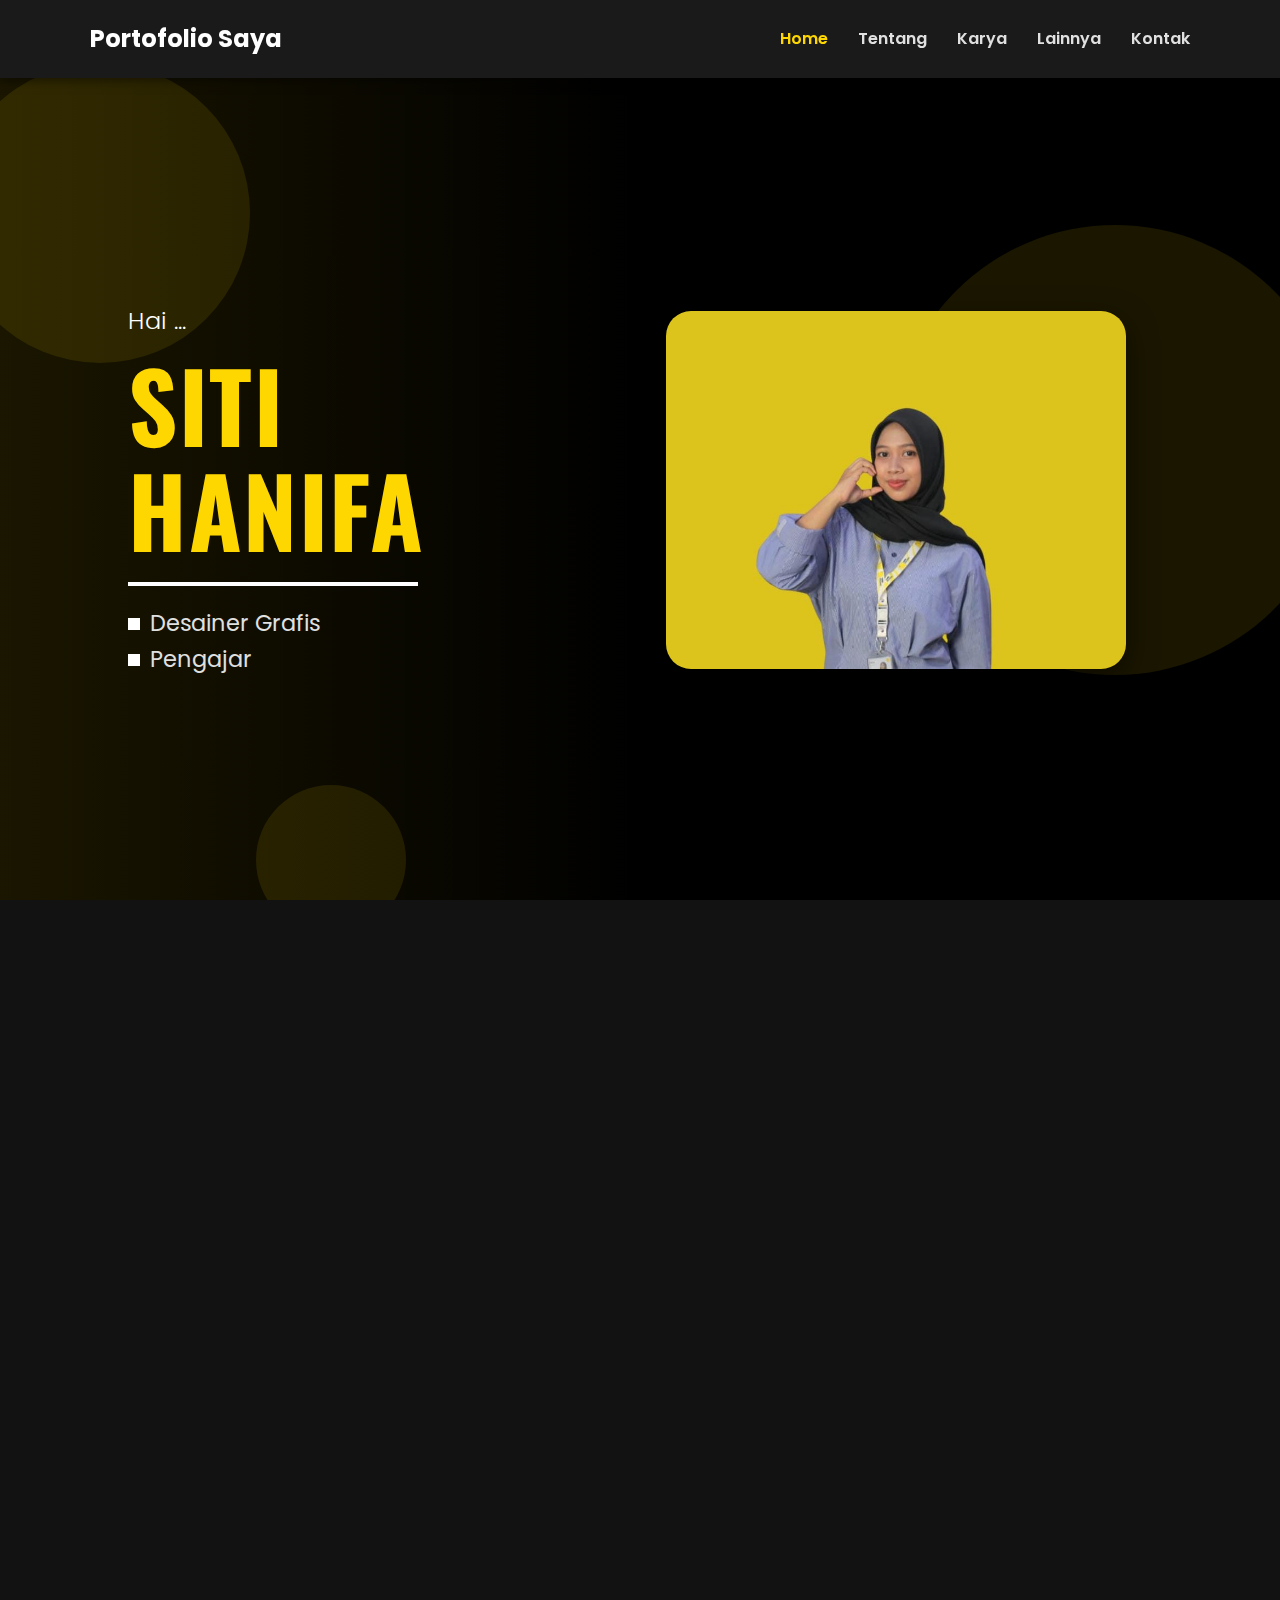
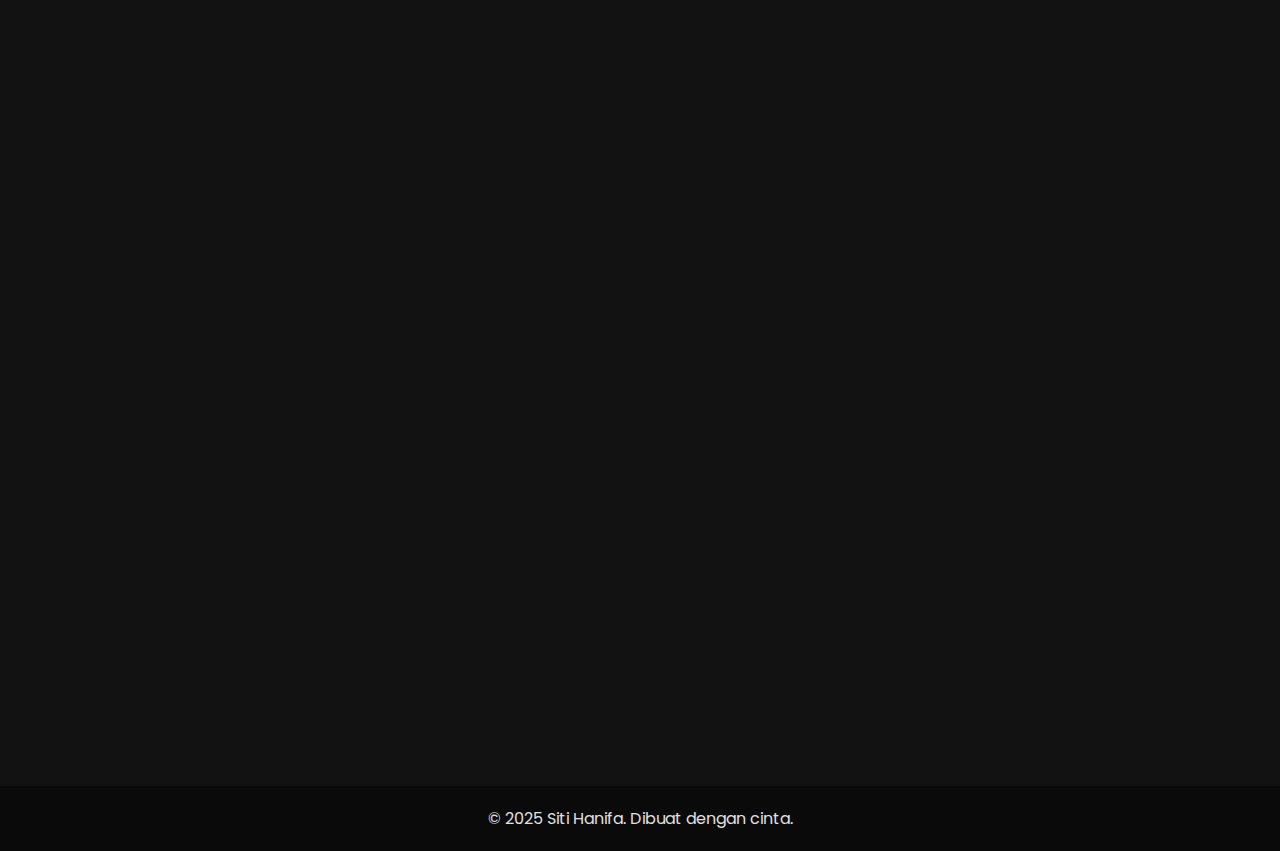
<file: Personal Branding/index.html>
<!DOCTYPE html>
<html lang="id">
<head>
    <meta charset="UTF-8">
    <meta name="viewport" content="width=device-width, initial-scale=1.0">
    <title>Portofolio Siti Hanifa</title>
    <link rel="stylesheet" href="style.css">
    <link href="https://fonts.googleapis.com/css2?family=Oswald:wght@700&family=Poppins:wght@300;400;600;700&display=swap" rel="stylesheet">
    <link rel="stylesheet" href="https://cdnjs.cloudflare.com/ajax/libs/font-awesome/6.5.1/css/all.min.css">

    <link rel="stylesheet" href="https://cdn.jsdelivr.net/npm/swiper@11/swiper-bundle.min.css" />
    <script src="https://cdn.jsdelivr.net/npm/swiper@11/swiper-bundle.min.js" defer></script>
</head>
<body>

    <header>
        <nav class="container">
            <a href="#home" class="logo">Portofolio Saya</a>
            <ul class="nav-links">
                <li><a href="#home">Home</a></li>
                <li><a href="#tentang">Tentang</a></li>
                <li><a href="#karya">Karya</a></li>
                <li><a href="#lainnya">Lainnya</a></li>
                <li><a href="#kontak">Kontak</a></li>
            </ul>
        </nav>
    </header>

    <main>
        <section id="home" class="hero">
            <div class="hero-bubble bubble-1"></div>
            <div class="hero-bubble bubble-2"></div>
            <div class="hero-bubble bubble-3"></div>
            <div class="hero-content container">
                <h3>Hai ...</h3>
                <h1>SITI<br>HANIFA</h1>
                <div class="divider"></div>
                <p><span class="icon-square"></span> Desainer Grafis</p>
                <p><span class="icon-square"></span> Pengajar</p>
            </div>

            <div class="hero-image-box">
                <img src="Gambar WhatsApp 2025-11-05 pukul 18.01.03_4bff3484.jpg" alt="Foto Siti Hanifa">
            </div>

        </section>

        <section id="tentang" class="container section">
            <div class="section-title fade-in-element">
                <h2>Tentang Saya</h2>
            </div>
            
            <h3 class="tentang-subtitle fade-in-element">Halo, saya Siti Hanifa</h3>

            <div class="tentang-content fade-in-element">
                
                <div class="tentang-foto fade-in-element">
                    <div class="swiper mySwiper">
                        <div class="swiper-wrapper">
                            
                            <div class="swiper-slide">
                                <img src="2.png" alt="Foto Siti 1">
                            </div>
                            <div class="swiper-slide">
                                <img src="1.png" alt="Foto Siti 2">
                            </div>
                            <div class="swiper-slide">
                                <img src="3.png" alt="Foto Siti 3">
                            </div>

                        </div>
                        <div class="swiper-button-next"></div>
                        <div class="swiper-button-prev"></div>
                        <div class="swiper-pagination"></div>
                    </div>
                </div>

                <div class="tentang-deskripsi">
                    <p>Saya seorang mahasiswi Informatika Universitas Sebelas April yang antusias menjembatani teknologi dan manusia. Saya memiliki perpaduan unik antara skill teknis yang terasah melalui manajemen proyek di UKM TahuNgoding dan skill komunikasi yang terbukti dari pengalaman saya sebagai pengajar TPA. Saya terbiasa menyederhanakan konsep teknis yang kompleks menjadi solusi yang mudah dipahami dan aplikatif."</p>
                    <p>Saya selalu antusias menambah wawasan dengan aktif mengikuti seminar dan mengerjakan berbagai projek untuk mengaplikasikan keahlian saya secara nyata.</p>
                </div>
                
                <div class="tentang-pengalaman">
                    <h3>Pengalaman</h3>
                    <ul>
                        <li>
                            <strong>Bendahara Umum - UMKM TahuNgoding</strong>
                            <span>(2022 - Sekarang)</span>
                        </li>
                        <li>
                            <strong>UI/UX Desainer</strong>
                            <span>(2023 - Sekarang)</span>
                        </li>
                        <li>
                            <strong>Staf Divisi Infokomad - UKM TahuNgoding</strong>
                            <span>(2024 - 2025)</span>
                        </li>
                        <li>
                            <strong>Pengajar - TPA An-Nuur</strong>
                            <span>(2023 - Sekarang)</span>
                        </li>
                    </ul>
                </div>
            </div>
            </section>

       <section id="karya" class="section">
        <div class="container">
            <div class="section-title fade-in-element">
                <h2>Karya Saya</h2>
            </div>
        
        <div class="karya-grid">
            
            <a href="https://www.figma.com/design/Bio4Qi7bdcILLPAYLExUBr/RPL?node-id=0-1&m=dev&t=t3UaF1skEkyI9bRP-1" target="_blank" class="karya-link">
                <div class="karya-item fade-in-element">
                    <img src="WishList.png" alt="Desain Wishlist Mobile app">
                    <h3>Desain UI/UX: Wishlist App</h3>
                    <p>Sebuah desain aplikasi to-do list modern yang fungsional. Didesain menggunakan Figma.</p>
                </div>
            </a>

            <a href="https://www.figma.com/design/bGiwaGWdc7nPhUfDFPTd4g/Titik-Temu?node-id=672-1181&t=k8tyhjQiRwt5CSfR-1" target="_blank" class="karya-link">
                <div class="karya-item fade-in-element">
                    <img src="TitikKumpul.png" alt="Desain UI/UX Titik Kumpul">
                    <h3>Desain Ui/UX Titik Kumpul</h3>
                    <p>Konsep desain untuk platform kolaborasi antara UMKM dan Event Organizer (EO).</p>
                </div>
            </a>

            <a href="https://www.figma.com/design/jtGTwgd80hjCoHHsuVvucG/Travel-In---Kelompok-4?node-id=0-1&m=dev&t=DdzYuQd3cfg1QXz3-1" target="_blank" class="karya-link">
                <div class="karya-item fade-in-element">
                    <img src="Travel_In.png" alt="Desain Travel In_LandingPage">
                    <h3>Desain UI/UX: Travel In</h3>
                    <p>Desain aplikasi mobile untuk informasi liburan dan travel. Didesain di Figma.</p>
                </div>
            </a>

            <a href="https://youtu.be/1VgP-DcMD7A?si=imowixp47nscVunh" target="_blank" class="karya-link">
                <div class="karya-item fade-in-element">
                    <img src="Aku&Gadgetku.png" alt="Video Animasi Aku & Gadgetku">
                    <h3>Video Animasi Pembelajaran</h3>
                    <p>Contoh video animasi untuk materi edukasi. Dipublikasikan di YouTube.</p>
                </div>
            </a>

            <a href="https://youtu.be/U9Vi-lvcaMQ?si=cxpHUumNPbrbBSX2" target="_blank" class="karya-link">
                <div class="karya-item fade-in-element">
                    <img src="VidioPPTBahanAjar.png" alt="Vidio Template PPT Mengajar">
                    <h3>Template PPT Mengajar</h3>
                    <p>Koleksi template PowerPoint kreatif untuk pengajar. Tersedia di channel YouTube saya.</p>
                </div> 
            </a>

        </div>
    </div>
</section>

        <section id="lainnya" class="container section fade-in-element">
            <div class="section-title">
                <h2>Lain-Lain</h2>
            </div>
            <div class="lainnya-content">
                <div class="hobi">
                    <h3>Hobi Saya</h3>
                    <ul>
                        <li><i class="fa-solid fa-camera"></i> Fotografi</li>
                        <li><i class="fa-solid fa-hiking"></i> Mendaki Gunung</li>
                        <li><i class="fa-solid fa-book"></i> Membaca Buku</li>
                        <li><i class="fa-solid fa-gamepad"></i> Bermain Game</li>
                    </ul>
                </div>
                <div class="lagu-favorit">
                    <h3>Lagu Favorit Saat Ini</h3>
                    <p>Saya biasa mendengarkan lagu ini saat bekerja:</p>
                  <iframe data-testid="embed-iframe" style="border-radius:12px" src="https://open.spotify.com/embed/track/1vT1rKlEzvT9r0uYwAuwC8?utm_source=generator" width="100%" height="352" frameBorder="0" allowfullscreen="" allow="autoplay; clipboard-write; encrypted-media; fullscreen; picture-in-picture" loading="lazy"></iframe>
                </div>
            </div>
        </section>

        <section id="kontak" class="section kontak fade-in-element">
            <div classv="container">
                <div class="section-title">
                    <h2>Terima Kasih</h2>
                    <p>MARI BEKERJA SAMA</p>
                </div>
               <div class="social-links">
                    <a href="https://www.instagram.com/hanifa_2212?igsh=MTlkcmFseHF4cm10MQ==" target="_blank" title="Instagram"><i class="fab fa-instagram"></i></a> 
                    <a href="https://www.linkedin.com/in/siti-hanifa-666259297?utm_source=share&utm_campaign=share_via&utm_content=profile&utm_medium=android_app" target="_blank" title="LinkedIn"><i class="fab fa-linkedin-in"></i></a>
                    <a href="https://www.facebook.com/hanifa2212" target="_blank" title="Facebook"><i class="fab fa-facebook-f"></i></a>
                    <a href="https://github.com/SitiHanifa2212" target="_blank" title="GitHub"><i class="fab fa-github"></i></a>
                </div>
                <div class="info-kontak">
                    <p><i class="fa fa-envelope"></i> sihanhani2212@gmail.com</p>
                    <p><i class="fa fa-phone"></i> +62 896 8096 2224</p>
                </div>
            </div>
        </section>
    </main>

    <footer>
        <div class="container">
            <p>© 2025 Siti Hanifa. Dibuat dengan cinta.</p>
        </div>
    </footer>

    <script src="script.js"></script>
</body>
</html>
</file>
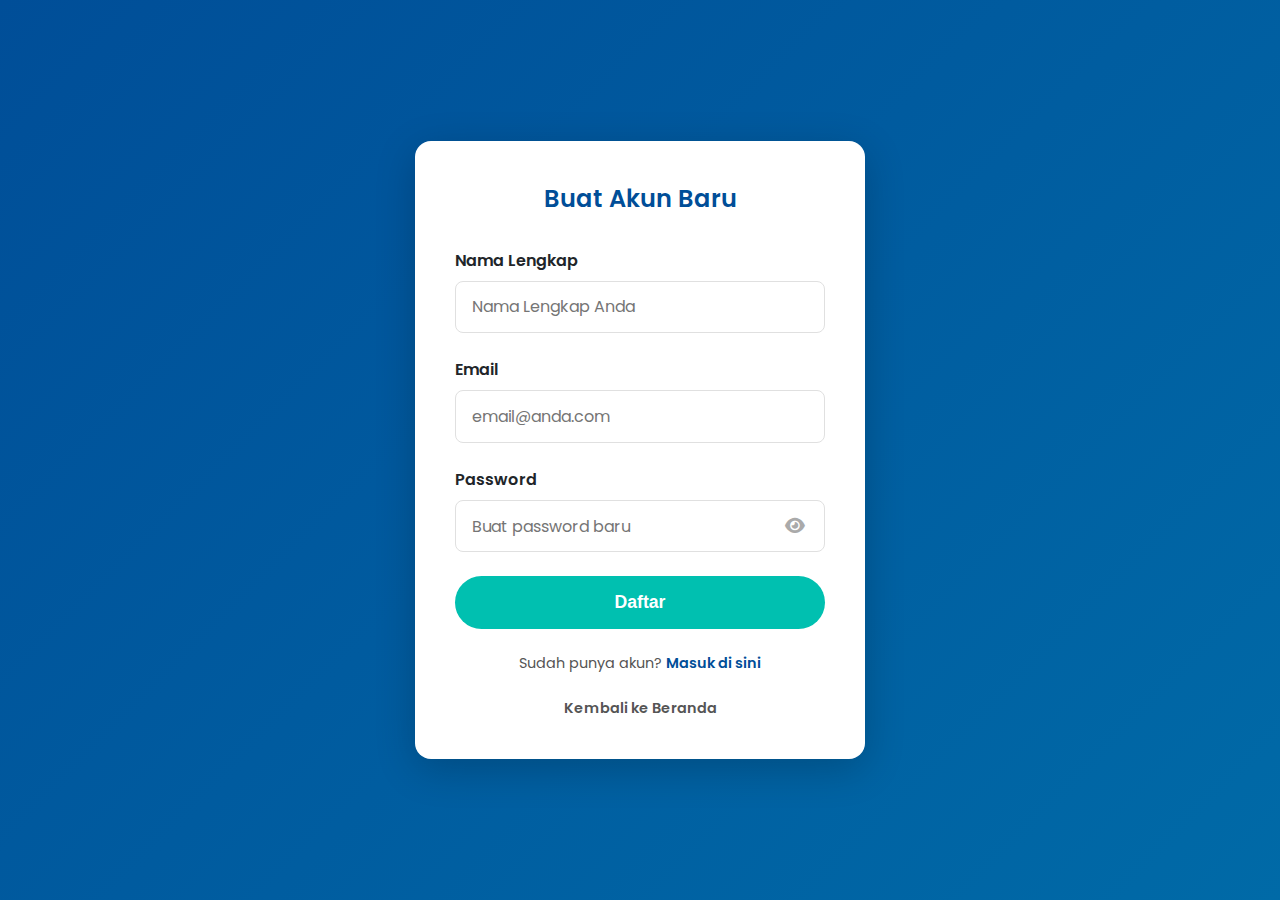
<file: Layanan publik/daftar.html>
<!DOCTYPE html>
<html lang="id">
<head>
    <meta charset="UTF-8">
    <meta name="viewport" content="width=device-width, initial-scale=1.0">
    <title>Daftar - Aksara.ID</title>
    <link rel="stylesheet" href="auth-style.css">
    <link rel="stylesheet" href="https://cdnjs.cloudflare.com/ajax/libs/font-awesome/6.5.1/css/all.min.css">
    <link href="https://fonts.googleapis.com/css2?family=Poppins:wght@400;500;600;700&display=swap" rel="stylesheet">
</head>
<body>
    <div class="form-container">
        <h2>Buat Akun Baru</h2>
        <form>
            <div class="form-group">
                <label for="register-nama">Nama Lengkap</label>
                <input type="text" id="register-nama" placeholder="Nama Lengkap Anda" required>
            </div>
            <div class="form-group">
                <label for="register-email">Email</label>
                <input type="email" id="register-email" placeholder="email@anda.com" required>
            </div>
            
            <div class="form-group">
                <label for="register-password">Password</label>
                <div class="input-wrapper"> <input type="password" id="register-password" placeholder="Buat password baru" required>
                    <i class="fas fa-eye toggle-password-icon" id="toggle-password"></i>
                </div> </div>
            <button type="submit" class="btn btn-primary btn-full">Daftar</button>
        </form>
        <p class="form-switch">
            Sudah punya akun? <a href="masuk.html">Masuk di sini</a>
        </p>
        <p class="form-home">
            <a href="index.html">Kembali ke Beranda</a>
        </p>
    </div>

    <script src="auth-script.js"></script>
</body>
</html>
</file>
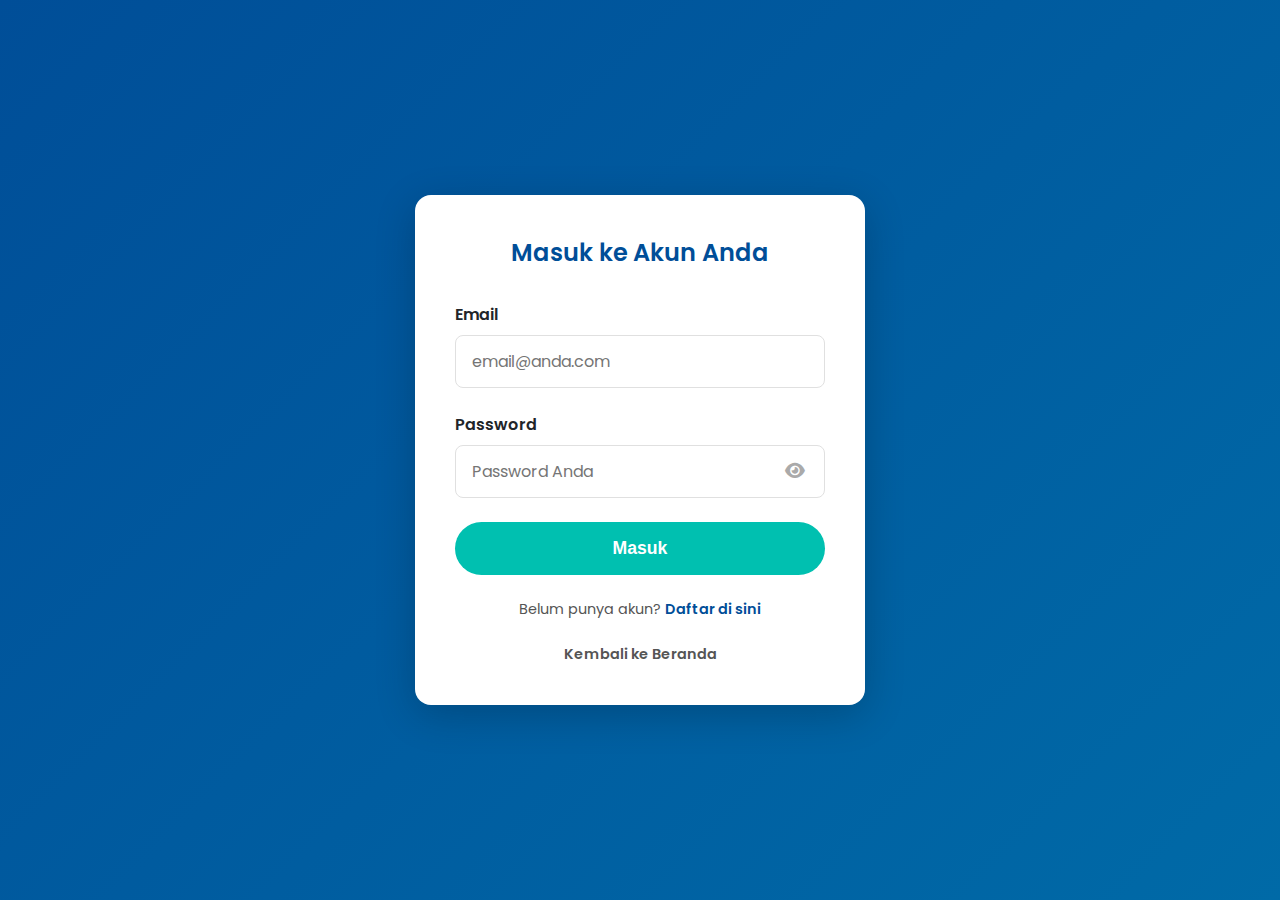
<file: Layanan publik/masuk.html>
<!DOCTYPE html>
<html lang="id">
<head>
    <meta charset="UTF-8">
    <meta name="viewport" content="width=device-width, initial-scale=1.0">
    <title>Masuk - Aksara.ID</title>
    <link rel="stylesheet" href="auth-style.css">
    <link rel="stylesheet" href="https://cdnjs.cloudflare.com/ajax/libs/font-awesome/6.5.1/css/all.min.css">
    <link href="https://fonts.googleapis.com/css2?family=Poppins:wght@400;500;600;700&display=swap" rel="stylesheet">
</head>
<body>
    <div class="form-container">
        <h2>Masuk ke Akun Anda</h2>
        
        <form id="login-form-page">
            <div class="form-group">
                <label for="login-email">Email</label>
                <input type="email" id="login-email" placeholder="email@anda.com" required>
            </div>
            
            <div class="form-group">
                <label for="login-password">Password</label>
                <div class="input-wrapper"> 
                    <input type="password" id="login-password" placeholder="Password Anda" required>
                    <i class="fas fa-eye toggle-password-icon" id="toggle-password"></i>
                </div> 
            </div>
            
            <button type="submit" class="btn btn-primary btn-full">Masuk</button>
        </form>
        
        <p class="form-switch">
            Belum punya akun? <a href="daftar.html">Daftar di sini</a>
        </p>
        <p class="form-home">
            <a href="index.html">Kembali ke Beranda</a>
        </p>
    </div>

    <script src="auth-script.js"></script>
</body>
</html>
</file>
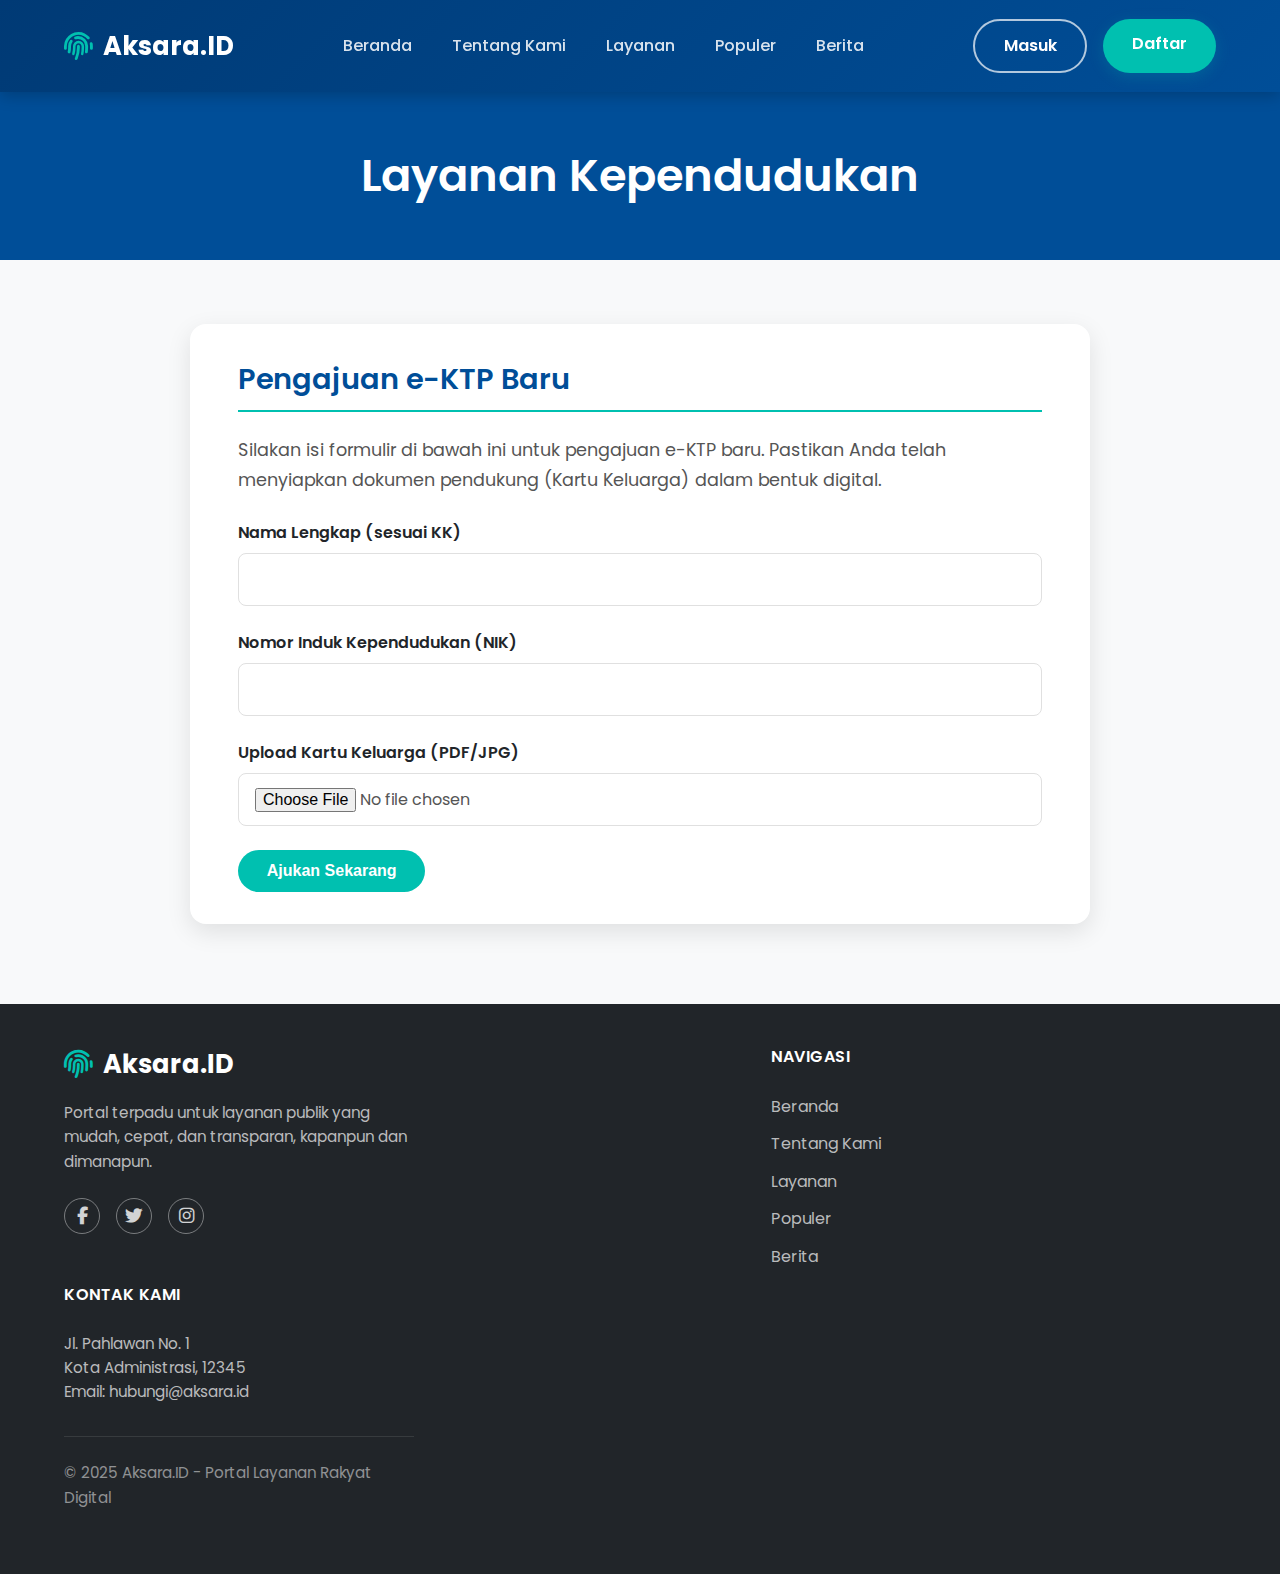
<file: Layanan publik/kependudukan/indeks.html>
<!DOCTYPE html>
<html lang="id">
<head>
    <meta charset="UTF-8">
    <meta name="viewport" content="width=device-width, initial-scale=1.0">
    <title>Layanan Kependudukan - Aksara.ID</title>
    
    <link rel="stylesheet" href="../style.css"> 
    <link rel="stylesheet" href="../layanan-style.css">
    
    <link rel="stylesheet" href="https://cdnjs.cloudflare.com/ajax/libs/font-awesome/6.5.1/css/all.min.css">
    <link href="https://fonts.googleapis.com/css2?family=Poppins:wght@400;500;600;700&display=swap" rel="stylesheet">
</head>
<body>

    <header class="header-new">
        <nav class="navbar">
            <a href="../index.html" class="nav-logo"> <i class="fas fa-fingerprint"></i>
                Aksara.ID
            </a>
            <ul class="nav-links">
                <li><a href="../index.html#hero">Beranda</a></li>
                <li><a href="../index.html#about-us">Tentang Kami</a></li>
                <li><a href="../index.html#featured">Layanan</a></li>
                <li><a href="../index.html#popular">Populer</a></li>
                <li><a href="../index.html#news">Berita</a></li>
            </ul>
            <div class="nav-buttons">
                 <a href="../masuk.html" class="btn btn-secondary" id="login-btn">Masuk</a>
                 <a href="../daftar.html" class="btn btn-primary" id="register-btn">Daftar</a>
                 <a href="#" class="btn btn-secondary" id="account-btn" style="display: none;">
                     <i class="fas fa-user"></i> Akun Saya
                 </a>
            </div>
            <button class="nav-toggle" aria-label="Buka Menu">
                <i class="fas fa-bars"></i>
            </button>
        </nav>
    </header>

    <main class="content-page">
        <div class="content-header">
            <h1>Layanan Kependudukan</h1>
        </div>

        <div class="content-wrapper">
            <h2>Pengajuan e-KTP Baru</h2>
            <p>Silakan isi formulir di bawah ini untuk pengajuan e-KTP baru. Pastikan Anda telah menyiapkan dokumen pendukung (Kartu Keluarga) dalam bentuk digital.</p>
            <form>
                <div class="form-group">
                    <label for="nama-lengkap">Nama Lengkap (sesuai KK)</label>
                    <input type="text" id="nama-lengkap" required>
                </div>
                <div class="form-group">
                    <label for="nik">Nomor Induk Kependudukan (NIK)</label>
                    <input type="text" id="nik" required>
                </div>
                <div class="form-group">
                    <label for="upload-kk">Upload Kartu Keluarga (PDF/JPG)</label>
                    <input type="file" id="upload-kk" required>
                </div>
                <button type="submit" class="btn btn-primary">Ajukan Sekarang</button>
            </form>
            </div>
    </main>

    <footer class="site-footer">
        <div class="footer-container">
            <div class="footer-column about">
                <a href="../index.html" class="footer-logo">
                    <i class="fas fa-fingerprint"></i> Aksara.ID
                </a>
                <p>Portal terpadu untuk layanan publik yang mudah, cepat, dan transparan, kapanpun dan dimanapun.</p>
                <div class="social-links">
                    <a href="#"><i class="fab fa-facebook-f"></i></a>
                    <a href="#"><i class="fab fa-twitter"></i></a>
                    <a href="#"><i class="fab fa-instagram"></i></a>
                </div>
                <h3 class="kontak-kami-pindahan">Kontak Kami</h3>
                <p>
                    Jl. Pahlawan No. 1<br>
                    Kota Administrasi, 12345<br>
                    Email: hubungi@aksara.id
                </p>
                <p class="copyright-pindahan">&copy; 2025 Aksara.ID - Portal Layanan Rakyat Digital</p>
            </div>
            <div class="footer-column">
                <h3>Navigasi</h3>
                <ul>
                    <li><a href="../index.html#hero">Beranda</a></li>
                    <li><a href="../index.html#about-us">Tentang Kami</a></li>
                    <li><a href="../index.html#featured">Layanan</a></li>
                    <li><a href="../index.html#popular">Populer</a></li>
                    <li><a href="../index.html#news">Berita</a></li>
                </ul>
            </div>
        </div>
    </footer>

    <script src="../script.js"></script>
</body>
</html>
</file>
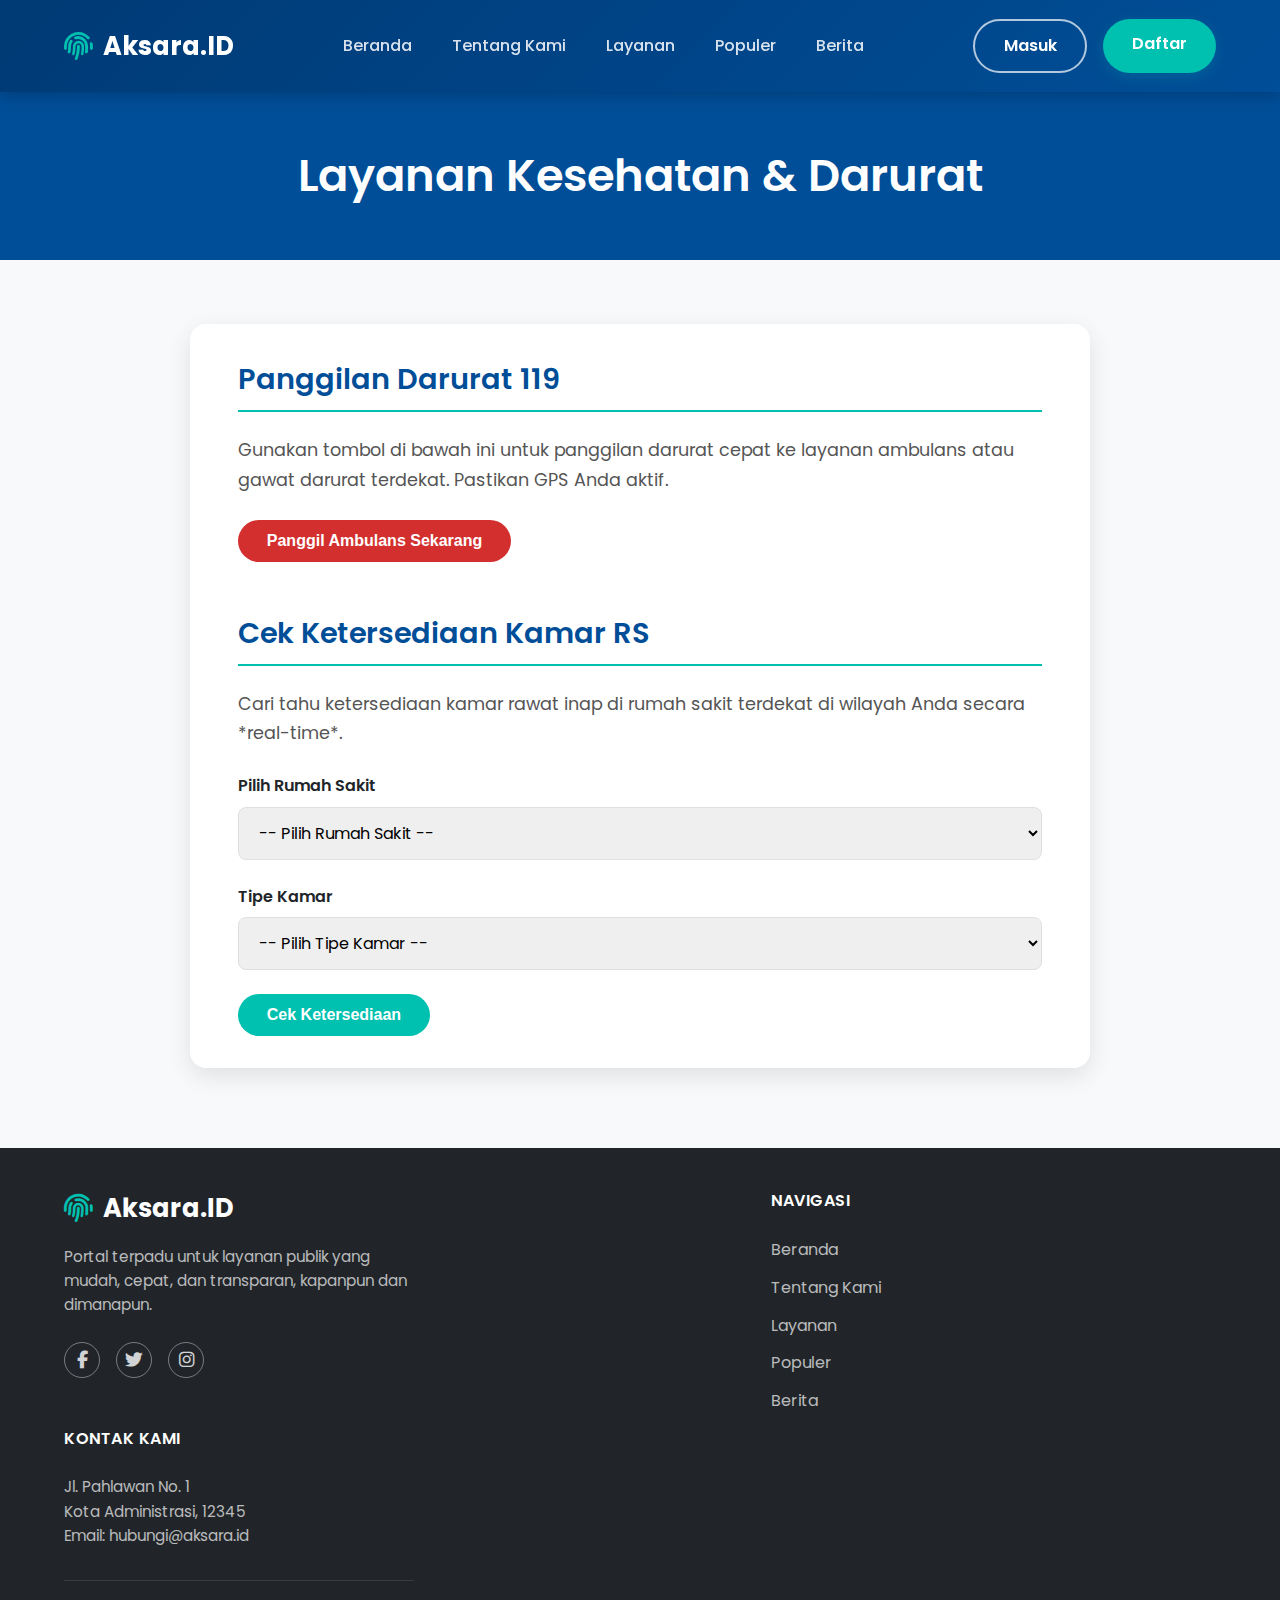
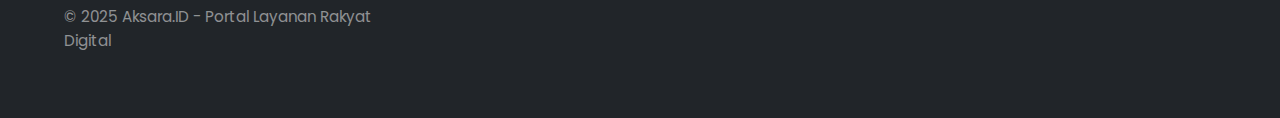
<file: Layanan publik/kesehatan/indeks.html>
<!DOCTYPE html>
<html lang="id">
<head>
    <meta charset="UTF-8">
    <meta name="viewport" content="width=device-width, initial-scale=1.0">
    <title>Layanan Kesehatan & Darurat - Aksara.ID</title>
    
    <link rel="stylesheet" href="../style.css"> 
    <link rel="stylesheet" href="../layanan-style.css">
    
    <link rel="stylesheet" href="https://cdnjs.cloudflare.com/ajax/libs/font-awesome/6.5.1/css/all.min.css">
    <link href="https://fonts.googleapis.com/css2?family=Poppins:wght@400;500;600;700&display=swap" rel="stylesheet">
</head>
<body>

    <header class="header-new">
        <nav class="navbar">
            <a href="../index.html" class="nav-logo">
                <i class="fas fa-fingerprint"></i>
                Aksara.ID
            </a>
            <ul class="nav-links">
                <li><a href="../index.html#hero">Beranda</a></li>
                <li><a href="../index.html#about-us">Tentang Kami</a></li>
                <li><a href="../index.html#featured">Layanan</a></li>
                <li><a href="../index.html#popular">Populer</a></li>
                <li><a href="../index.html#news">Berita</a></li>
            </ul>
            <div class="nav-buttons">
                 <a href="../masuk.html" class="btn btn-secondary" id="login-btn">Masuk</a>
                 <a href="../daftar.html" class="btn btn-primary" id="register-btn">Daftar</a>
                 <a href="#" class="btn btn-secondary" id="account-btn" style="display: none;">
                     <i class="fas fa-user"></i> Akun Saya
                 </a>
            </div>
            <button class="nav-toggle" aria-label="Buka Menu">
                <i class="fas fa-bars"></i>
            </button>
        </nav>
    </header>

    <main class="content-page">
        <div class="content-header">
            <h1>Layanan Kesehatan & Darurat</h1>
        </div>

        <div class="content-wrapper">
            <h2>Panggilan Darurat 119</h2>
            <p>Gunakan tombol di bawah ini untuk panggilan darurat cepat ke layanan ambulans atau gawat darurat terdekat. Pastikan GPS Anda aktif.</p>
            <form>
                <button type="submit" class="btn btn-primary btn-full" style="background-color: #D32F2F;">Panggil Ambulans Sekarang</button>
            </form>

            <h2 style="margin-top: 3rem;">Cek Ketersediaan Kamar RS</h2>
            <p>Cari tahu ketersediaan kamar rawat inap di rumah sakit terdekat di wilayah Anda secara *real-time*.</p>
            <form>
                <div class="form-group">
                    <label for="pilih-rs">Pilih Rumah Sakit</label>
                    <select id="pilih-rs">
                        <option value="">-- Pilih Rumah Sakit --</option>
                        <option value="rsud">RSUD Kota</option>
                        <option value="rsm">RS Mitra Keluarga</option>
                        <option value="rss">RS Sentosa</option>
                    </select>
                </div>
                <div class="form-group">
                    <label for="pilih-kamar">Tipe Kamar</label>
                    <select id="pilih-kamar">
                        <option value="">-- Pilih Tipe Kamar --</option>
                        <option value="vip">VIP</option>
                        <option value="kelas1">Kelas 1</option>
                        <option value="kelas2">Kelas 2</option>
                        <option valueV="kelas3">Kelas 3</option>
                    </select>
                </div>
                <button type="submit" class="btn btn-primary">Cek Ketersediaan</button>
            </form>
        </div>
    </main>

    <footer class="site-footer">
        <div class="footer-container">
            <div class="footer-column about">
                <a href="../index.html" class="footer-logo">
                    <i class="fas fa-fingerprint"></i> Aksara.ID
                </a>
                <p>Portal terpadu untuk layanan publik yang mudah, cepat, dan transparan, kapanpun dan dimanapun.</p>
                <div class="social-links">
                    <a href="#"><i class="fab fa-facebook-f"></i></a>
                    <a href="#"><i class="fab fa-twitter"></i></a>
                    <a href="#"><i class="fab fa-instagram"></i></a>
                </div>
                <h3 class="kontak-kami-pindahan">Kontak Kami</h3>
                <p>
                    Jl. Pahlawan No. 1<br>
                    Kota Administrasi, 12345<br>
                    Email: hubungi@aksara.id
                </p>
                <p class="copyright-pindahan">&copy; 2025 Aksara.ID - Portal Layanan Rakyat Digital</p>
            </div>
            <div class="footer-column">
                <h3>Navigasi</h3>
                <ul>
                    <li><a href="../index.html#hero">Beranda</a></li>
                    <li><a href="../index.html#about-us">Tentang Kami</a></li>
                    <li><a href="../index.html#featured">Layanan</a></li>
                    <li><a href="../index.html#popular">Populer</a></li>
                    <li><a href="../index.html#news">Berita</a></li>
                </ul>
            </div>
        </div>
    </footer>

    <script src="../script.js"></script>
</body>
</html>
</file>
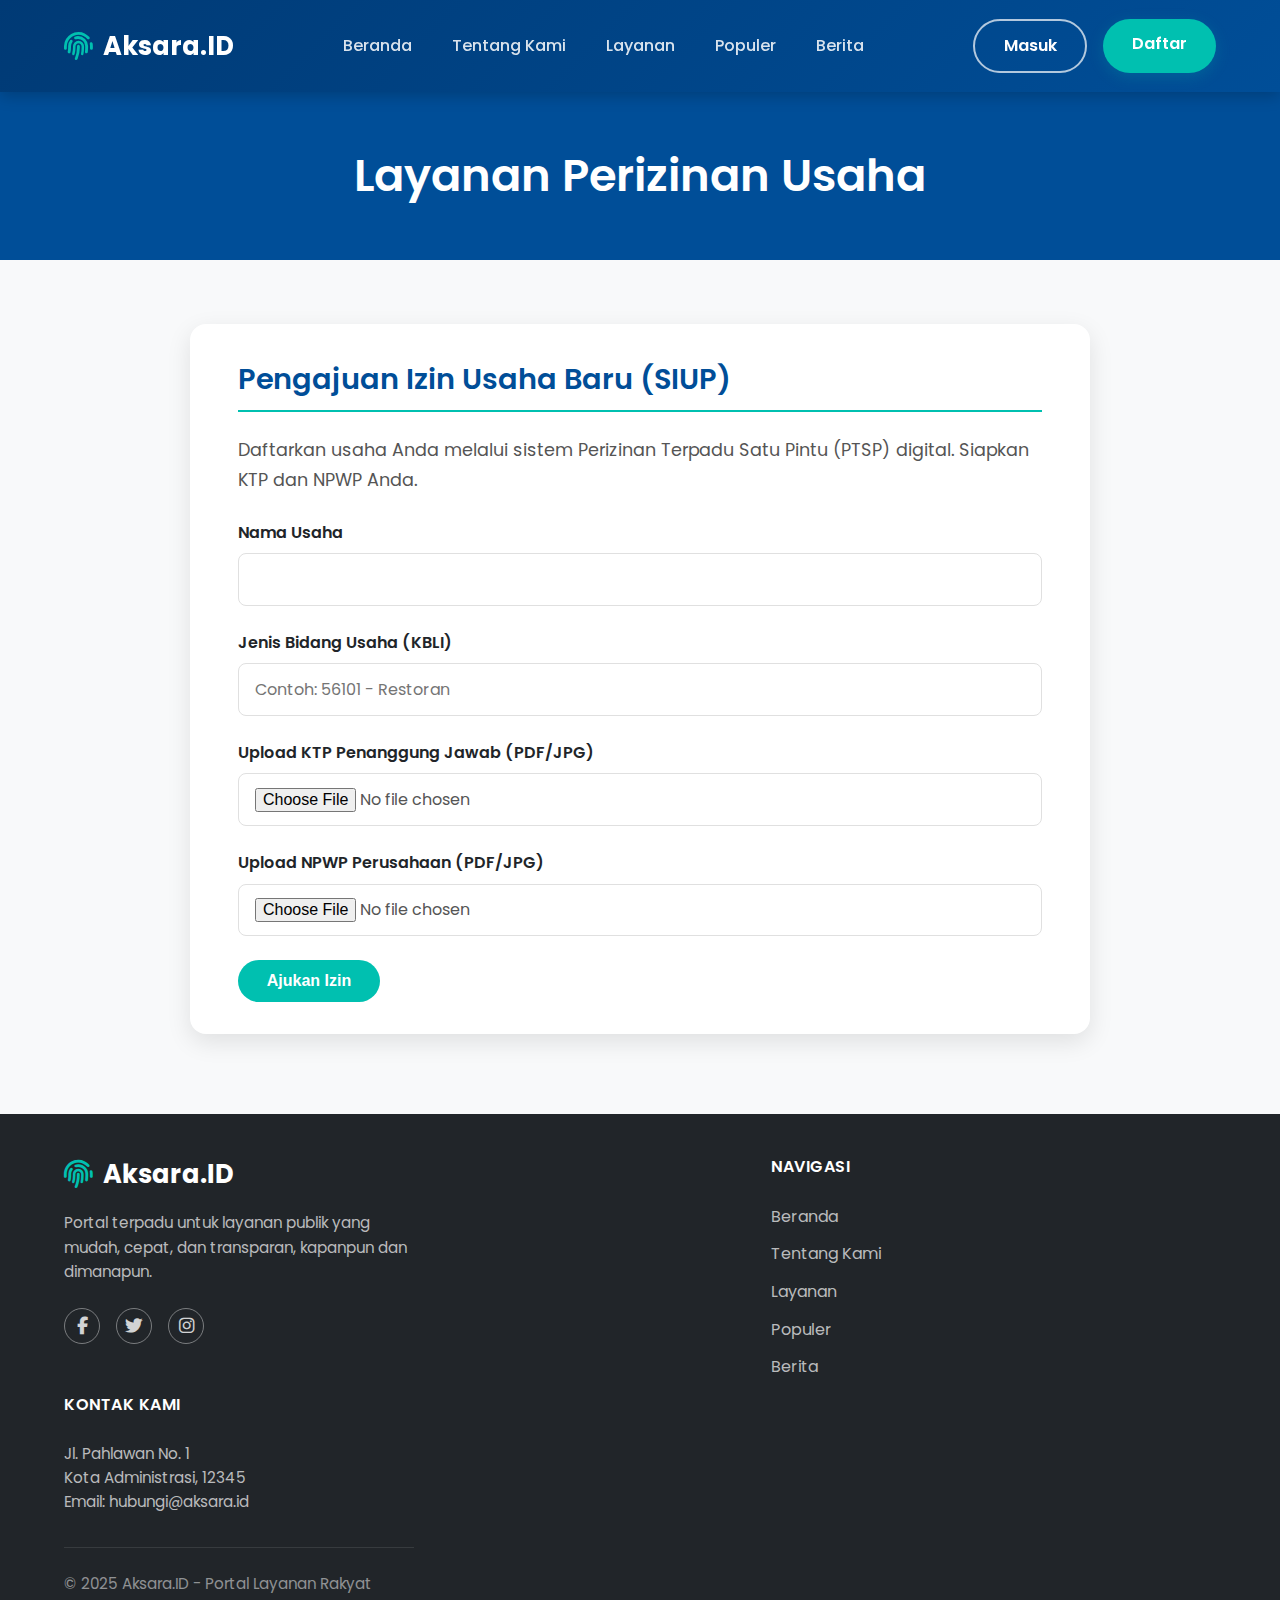
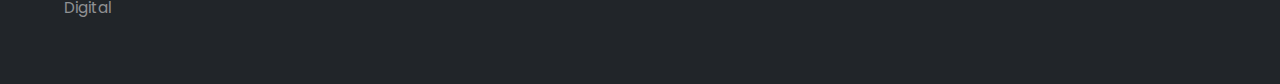
<file: Layanan publik/perizinan/indeks.html>
<!DOCTYPE html>
<html lang="id">
<head>
    <meta charset="UTF-8">
    <meta name="viewport" content="width=device-width, initial-scale=1.0">
    <title>Layanan Perizinan Usaha - Aksara.ID</title>
    
    <link rel="stylesheet" href="../style.css"> 
    <link rel="stylesheet" href="../layanan-style.css">
    
    <link rel="stylesheet" href="https://cdnjs.cloudflare.com/ajax/libs/font-awesome/6.5.1/css/all.min.css">
    <link href="https://fonts.googleapis.com/css2?family=Poppins:wght@400;500;600;700&display=swap" rel="stylesheet">
</head>
<body>

    <header class="header-new">
        <nav class="navbar">
            <a href="../index.html" class="nav-logo">
                <i class="fas fa-fingerprint"></i>
                Aksara.ID
            </a>
            <ul class="nav-links">
                <li><a href="../index.html#hero">Beranda</a></li>
                <li><a href="../index.html#about-us">Tentang Kami</a></li>
                <li><a href="../index.html#featured">Layanan</a></li>
                <li><a href="../index.html#popular">Populer</a></li>
                <li><a href="../index.html#news">Berita</a></li>
            </ul>
            <div class="nav-buttons">
                 <a href="../masuk.html" class="btn btn-secondary" id="login-btn">Masuk</a>
                 <a href="../daftar.html" class="btn btn-primary" id="register-btn">Daftar</a>
                 <a href="#" class="btn btn-secondary" id="account-btn" style="display: none;">
                     <i class="fas fa-user"></i> Akun Saya
                 </a>
            </div>
            <button class="nav-toggle" aria-label="Buka Menu">
                <i class="fas fa-bars"></i>
            </button>
        </nav>
    </header>

    <main class="content-page">
        <div class="content-header">
            <h1>Layanan Perizinan Usaha</h1>
        </div>

        <div class="content-wrapper">
            <h2>Pengajuan Izin Usaha Baru (SIUP)</h2>
            <p>Daftarkan usaha Anda melalui sistem Perizinan Terpadu Satu Pintu (PTSP) digital. Siapkan KTP dan NPWP Anda.</p>
            <form>
                <div class="form-group">
                    <label for="nama-usaha">Nama Usaha</label>
                    <input type="text" id="nama-usaha" required>
                </div>
                <div class="form-group">
                    <label for="jenis-usaha">Jenis Bidang Usaha (KBLI)</label>
                    <input type="text" id="jenis-usaha" placeholder="Contoh: 56101 - Restoran" required>
                </div>
                <div class="form-group">
                    <label for="upload-ktp">Upload KTP Penanggung Jawab (PDF/JPG)</label>
                    <input type="file" id="upload-ktp" required>
                </div>
                <div class="form-group">
                    <label for="upload-npwp">Upload NPWP Perusahaan (PDF/JPG)</label>
                    <input type="file" id="upload-npwp" required>
                </div>
                <button type="submit" class="btn btn-primary">Ajukan Izin</button>
            </form>
        </div>
    </main>

    <footer class="site-footer">
        <div class="footer-container">
            <div class="footer-column about">
                <a href="../index.html" class="footer-logo">
                    <i class="fas fa-fingerprint"></i> Aksara.ID
                </a>
                <p>Portal terpadu untuk layanan publik yang mudah, cepat, dan transparan, kapanpun dan dimanapun.</p>
                <div class="social-links">
                    <a href="#"><i class="fab fa-facebook-f"></i></a>
                    <a href="#"><i class="fab fa-twitter"></i></a>
                    <a href="#"><i class="fab fa-instagram"></i></a>
                </div>
                <h3 class="kontak-kami-pindahan">Kontak Kami</h3>
                <p>
                    Jl. Pahlawan No. 1<br>
                    Kota Administrasi, 12345<br>
                    Email: hubungi@aksara.id
                </p>
                <p class="copyright-pindahan">&copy; 2025 Aksara.ID - Portal Layanan Rakyat Digital</p>
            </div>
            <div class="footer-column">
                <h3>Navigasi</h3>
                <ul>
                    <li><a href="../index.html#hero">Beranda</a></li>
                    <li><a href="../index.html#about-us">Tentang Kami</a></li>
                    <li><a href="../index.html#featured">Layanan</a></li>
                    <li><a href="../index.html#popular">Populer</a></li>
                    <li><a href="../index.html#news">Berita</a></li>
                </ul>
            </div>
        </div>
    </footer>

    <script src="../script.js"></script>
</body>
</html>
</file>
<file: Personal Branding/style.css>
/* ======== PENGATURAN DASAR ======== */
:root {
    --warna-latar: #121212;
    --warna-card: #1e1e1e;
    --warna-teks: #e0e0e0;
    --warna-teks-putih: #ffffff;
    --warna-aksen: #FFD700; 

    --swiper-theme-color: var(--warna-aksen);
    --swiper-navigation-color: var(--warna-aksen);
    --swiper-pagination-color: var(--warna-aksen);
    --swiper-navigation-size: 24px; 
}

* {
    margin: 0;
    padding: 0;
    box-sizing: border-box;
}

html {
    scroll-behavior: smooth; 
}

body {
    font-family: 'Poppins', sans-serif;
    background-color: var(--warna-latar);
    color: var(--warna-teks);
    line-height: 1.6;
}

.container {
    width: 90%;
    max-width: 1100px;
    margin: 0 auto;
}

.section {
    padding: 80px 0;
}

.section-title {
    text-align: center;
    margin-bottom: 40px;
}

.section-title h2 {
    font-size: 2.5rem;
    color: var(--warna-teks-putih);
    text-transform: uppercase;
    letter-spacing: 2px;
}

img {
    max-width: 100%;
    height: auto;
    display: block;
}

/*  HEADER / NAVIGASI  */
header {
    background-color: #1a1a1a;
    padding: 20px 0;
    position: fixed; 
    width: 100%;
    top: 0;
    z-index: 100;
    box-shadow: 0 2px 10px rgba(0, 0, 0, 0.5);
}

header nav {
    display: flex;
    justify-content: space-between;
    align-items: center;
}

.logo {
    font-size: 1.5rem;
    font-weight: 700;
    color: var(--warna-teks-putih);
    text-decoration: none;
}

.nav-links {
    display: flex;
    list-style: none;
}

.nav-links li {
    margin-left: 30px;
}

.nav-links a {
    text-decoration: none;
    color: var(--warna-teks);
    font-weight: 600;
    transition: color 0.3s ease;
}

.nav-links a:hover,
.nav-links a.active { 
    color: var(--warna-aksen);
}

/*SECTION HERO*/
.hero {
    min-height: 100vh; 
    display: flex; 
    align-items: center; 
    justify-content: space-between; 
    padding-top: 80px; 
    position: relative; 
    overflow: hidden; 
    background-color: #000000; 
}

.hero::before {
    content: '';
    position: absolute;
    top: 0;
    left: 0;
    width: 100%;
    height: 100%;
    background: linear-gradient(to right, 
        rgba(255, 215, 0, 0.1) 0%, 
        transparent 50% 
    );
    z-index: 2; 
}

.hero::after { 
    content: none;
}

.hero-bubble {
    position: absolute;
    border-radius: 50%;
    background-color: var(--warna-aksen); 
    opacity: 0.1; 
    z-index: 1; 
}

.hero-bubble.bubble-1 {
    top: 7%;
    left: -50px;
    width: 300px;
    height: 300px;
}
.hero-bubble.bubble-2 {
    top: 25%;
    right: -60px;
    width: 450px;
    height: 450px;
}
.hero-bubble.bubble-3 {
    bottom: -35px;
    left: 20%;
    width: 150px;
    height: 150px;
}

.hero-content {
    flex: 1; 
    max-width: 50%; 
    padding-left: 10%; 
    position: relative;
    z-index: 3; 
    text-align: left;
}

.hero-image-box {
    flex: 1; 
    display: flex; 
    justify-content: center; 
    align-items: center; 
    padding-right: 10%; 
    position: relative;
    z-index: 3; 
}

.hero-image-box img {
    max-width: 500px; 
    width: 90%; 
    height: auto; 
    border-radius: 25px; 
    box-shadow: 0 10px 30px rgba(0, 0, 0, 0.5); 
}

.hero-content h1 {
    font-family: 'Oswald', sans-serif; 
    font-size: 6rem; 
    letter-spacing: 1.5px; 
    color: var(--warna-aksen); 
    font-weight: 700;
    line-height: 1.1; 
    margin-bottom: 20px;
    text-transform: uppercase;
}
.hero-content .divider {
    width: 290px; 
    height: 4px;
    background-color: var(--warna-teks-putih);
    margin-bottom: 20px;
}
.hero-content h3 {
    font-size: 1.5rem; 
    color: var(--warna-teks-putih);
    font-weight: 300;
    margin-bottom: 10px;
}

.hero-content p {
    font-size: 1.4rem; 
    color: var(--warna-teks);
    display: flex;
    align-items: center; 
}

.hero-content .icon-square {
    display: inline-block;
    width: 12px;
    height: 12px;
    background-color: var(--warna-teks-putih); 
    margin-right: 10px;
}

/* SECTION TENTANG SAYA */
.tentang-subtitle {
    text-align: center; 
    font-size: 2rem; 
    color: var(--warna-teks-putih);
    font-weight: 600; 
    margin-bottom: 30px; 
}

.tentang-content {
    display: grid;
    grid-template-columns: 1fr 1.8fr 1.3fr; 
    gap: 40px;
    align-items: start; 
}
.tentang-foto {
    align-self: center; 
}
.tentang-deskripsi p {
    text-align: justify; 
}

.tentang-deskripsi h3 {
    font-size: 2rem;
    color: var(--warna-teks-putih);
    margin-bottom: 10px;
}

.tentang-pengalaman {
    background-color: var(--warna-card);
    padding: 20px;
    border-radius: 8px;
}

.tentang-pengalaman h3 {
    font-size: 1.5rem;
    color: var(--warna-aksen);
    margin-bottom: 12px;
}

.tentang-pengalaman ul {
    list-style: none;
}

.tentang-pengalaman li {
    margin-bottom: 30px;
}

.tentang-pengalaman li strong {
    color: var(--warna-teks-putih);
    display: block;
}

.tentang-pengalaman li span {
    font-size: 0.9rem;
    color: var(--warna-teks);
}

/*  CSS SLIDER (KODE INI SUDAH ADA & BENAR) */
.tentang-foto .swiper {
    width: 100%; 
    max-width: 450px; 
    border-radius: 10px; 
    box-shadow: 0 4px 15px rgba(0, 0, 0, 0.3); 
    overflow: hidden; 
}

.tentang-foto .swiper-slide {
    text-align: center;
    font-size: 18px;
    background: #1e1e1e; 
    display: flex;
    justify-content: center;
    align-items: center;
}

.tentang-foto .swiper-slide img {
    display: block;
    width: 100%;
    height: 100%;
    object-fit: cover;
}


/* SECTION KARYA SAYA  */
#karya {
    background-color: var(--warna-card); 
}

.karya-grid {
    display: grid;
    grid-template-columns: repeat(auto-fit, minmax(300px, 1fr));
    gap: 20px;
}
.karya-link {
    text-decoration: none;
    color: inherit; 
    display: block; 
    transition: transform 0.3s ease; 
}

.karya-link:hover {
    transform: translateY(-5px); 
}

.karya-item {
    background-color: var(--warna-latar);
    border-radius: 8px;
    overflow: hidden; 
    box-shadow: 0 4px 10px rgba(0, 0, 0, 0.2);
}

.karya-item img {
    width: 100%;
    height: 220px;
    object-fit: cover;
}

.karya-item h3 {
    font-size: 1.3rem;
    color: var(--warna-teks-putih);
    padding: 15px 20px 5px;
}

.karya-item p {
    padding: 0 20px 20px;
}

/*SECTION HOBI & LAGU FAVORIT*/
.lainnya-content {
    display: grid;
    grid-template-columns: 1fr 1fr;
    gap: 40px;
    align-items: start;
}

.hobi, .lagu-favorit {
    background-color: var(--warna-card);
    padding: 30px;
    border-radius: 8px;
}

.hobi h3, .lagu-favorit h3 {
    font-size: 1.5rem;
    color: var(--warna-aksen);
    margin-bottom: 20px;
}

.hobi ul {
    list-style: none;
}

.hobi li {
    font-size: 1.1rem;
    margin-bottom: 10px;
}

.hobi li i {
    width: 30px; 
    color: var(--warna-aksen);
}

/* ANIMASI FADE-IN (KODE BARU) */
.fade-in-element {
    opacity: 0;
    transform: translateY(20px);
    transition: opacity 0.6s ease-out, transform 0.6s ease-out;
}

.fade-in-element.is-visible {
    opacity: 1;
    transform: translateY(0);
}

/*  SECTION KONTAK */
.kontak {
    background-color: var(--warna-card);
    text-align: center;
}

.kontak .section-title p {
    font-size: 1.5rem;
    font-weight: 600;
    color: var(--warna-aksen);
    margin-top: 7px;
}

.social-links {
    margin: 30px 0;
}

.social-links a {
    color: var(--warna-teks);
    font-size: 2rem; 
    margin: 0 15px;
    text-decoration: none;
    transition: color 0.3s ease, transform 0.3s ease;
}

.social-links a:hover {
    color: var(--warna-aksen);
    transform: scale(1.1);
}

.info-kontak p {
    font-size: 1.1rem;
    margin: 5px 0;
}

.info-kontak i {
    margin-right: 10px;
    color: var(--warna-aksen); 
}

/*  FOOTER  */
footer {
    text-align: center;
    padding: 20px 0;
    background-color: #0a0a0a;
    margin-top: 0;
}
</file>
<file: Layanan publik/auth-style.css>
:root {
    --primary-color: #004E98;
    --accent-color: #00C0B0;
    --dark-color: #212529;
    --text-color: #555;
    --light-color: #f8f9fa;
    --white-color: #ffffff;
    --border-color: #e0e0e0;
    --font-family: 'Poppins', sans-serif;
}

* {
    margin: 0;
    padding: 0;
    box-sizing: border-box;
}

body {
    font-family: var(--font-family);
    background: linear-gradient(135deg, var(--primary-color) 0%, #006AA7 100%);
    color: var(--text-color);
    display: flex;
    align-items: center;
    justify-content: center;
    min-height: 100vh;
    padding: 2rem;
}

.btn {
    display: inline-block;
    padding: 0.75rem 1.8rem;
    border: none;
    border-radius: 50px;
    font-size: 1rem;
    font-weight: 600;
    cursor: pointer;
    transition: all 0.3s ease;
}

.btn-primary {
    background-color: var(--accent-color);
    color: var(--white-color);
}
.btn-primary:hover {
    background-color: #00998c;
    transform: translateY(-2px);
    box-shadow: 0 4px 15px rgba(0, 192, 176, 0.3);
}

.form-container {
    background: var(--white-color);
    padding: 2.5rem;
    border-radius: 16px;
    box-shadow: 0 10px 40px rgba(0,0,0,0.2);
    width: 100%;
    max-width: 450px;
    position: relative;
}

.form-container h2 {
    text-align: center;
    color: var(--primary-color);
    margin-bottom: 2rem;
    font-weight: 600;
}

.form-group {
    margin-bottom: 1.5rem;
}

.form-group label {
    display: block;
    font-weight: 600;
    margin-bottom: 0.5rem;
    color: var(--dark-color);
}

.form-group input {
    width: 100%;
    padding: 0.8rem 1rem;
    font-size: 1rem;
    font-family: var(--font-family);
    border: 1px solid var(--border-color);
    border-radius: 8px;
    box-sizing: border-box;
}

.btn-full {
    width: 100%;
    padding: 1rem;
    font-size: 1.1rem;
}

.form-switch,
.form-home {
    text-align: center;
    margin-top: 1.5rem;
    font-size: 0.9rem;
}
.form-switch a,
.form-home a {
    color: var(--primary-color);
    font-weight: 600;
    text-decoration: none;
}
.form-home a {
    color: var(--text-color);
}

.input-wrapper {
    position: relative; 
}

.toggle-password-icon {
    position: absolute;
    top: 50%; 
    right: 15px; 
    transform: translateY(-50%);
    color: #aaa; 
    cursor: pointer;
    font-size: 1.1rem;
    padding: 5px; 
}
.toggle-password-icon:hover {
    color: var(--dark-color);
}

.input-wrapper input {
    padding-right: 45px; 
}
</file>
<file: Layanan publik/style.css>
:root {
    --primary-color: #004E98;   
    --accent-color: #00C0B0;    
    --dark-color: #212529;      
    --text-color: #555;         
    --light-color: #f8f9fa;   
    --white-color: #ffffff;
    --border-color: #e0e0e0;
    --font-family: 'Poppins', sans-serif; 
}

* {
    margin: 0;
    padding: 0;
    box-sizing: border-box;
}

body {
    font-family: var(--font-family);
    line-height: 1.6;
    color: var(--text-color);
    background-color: var(--white-color);
}

img {
    width: 100%;
    height: auto;
    display: block;
}

a {
    text-decoration: none;
    color: var(--primary-color);
    transition: color 0.3s ease;
}
a:hover {
    color: var(--accent-color);
}

h1, h2, h3 {
    margin-bottom: 1rem;
    font-weight: 600;
    color: var(--dark-color);
}

h2 {
    text-align: center;
    font-size: 2.2rem;
    margin-bottom: 2.5rem;
}

section {
    padding: 5rem 5%;
}

.btn {
    display: inline-block;
    padding: 0.75rem 1.8rem;
    border: none;
    border-radius: 50px; 
    font-size: 1rem;
    font-weight: 600;
    cursor: pointer;
    transition: all 0.3s ease;
}

.btn-primary {
    background-color: var(--accent-color); 
    color: var(--white-color);
}
.btn-primary:hover {
    background-color: #00998c; 
    transform: translateY(-2px);
    box-shadow: 0 4px 15px rgba(0, 192, 176, 0.3);
}

.btn-secondary {
    background-color: transparent; 
    color: var(--white-color);
    border: 2px solid rgba(255, 255, 255, 0.7); 
}
.btn-secondary:hover {
    background-color: var(--white-color);
    color: var(--primary-color);
    border-color: var(--white-color);
    transform: translateY(-2px);
}

.header-new {
   
    background: linear-gradient(135deg, #003a75 0%, var(--primary-color) 100%);
    box-shadow: 0 4px 15px rgba(0, 0, 0, 0.2);
    position: sticky;
    top: 0;
    z-index: 1000;
}

.navbar {
    display: flex;
    justify-content: space-between;
    align-items: center;
    padding: 1.2rem 5%;
    max-width: 1400px;
    margin: 0 auto;
}

.nav-logo {
    font-size: 1.6rem;
    font-weight: 700;
    color: var(--white-color); 
    display: flex;
    align-items: center;
    gap: 0.6rem;
}
.nav-logo i {
    color: var(--accent-color); 
    font-size: 1.8rem;
}

.nav-links {
    display: flex;
    list-style: none;
    align-items: center;
    gap: 2.5rem; 
}

.nav-links a {
    color: var(--white-color); 
    font-weight: 500;
    font-size: 1rem;
    opacity: 0.85;
    transition: opacity 0.3s ease;
}
.nav-links a:hover {
    opacity: 1;
    color: var(--white-color);
}

.nav-buttons {
    display: flex;
    gap: 1rem;
}
.nav-buttons .btn-primary {
    box-shadow: 0 4px 15px rgba(0, 192, 176, 0.2);
}

.nav-toggle {
    display: none;
    font-size: 1.5rem;
    background: none;
    border: none;
    cursor: pointer;
    color: var(--white-color); 
}

.hero-new {
    background: linear-gradient(135deg, var(--primary-color) 0%, #006AA7 100%);
    padding: 6rem 5% 12rem 5%;
    position: relative;
    overflow: hidden;
}

.hero-container {
    display: grid;
    grid-template-columns: 0.9fr 1.1fr; 
    align-items: center;
    gap: 4rem;
    max-width: 1400px; 
    margin: 0 auto;
    position: relative;
    z-index: 2;
}

.hero-text h1 {
    font-size: 3.5rem;
    font-weight: 700;
    line-height: 1.2;
    margin-bottom: 1.5rem;
    color: var(--white-color);
}

.hero-text p {
    font-size: 1.2rem;
    line-height: 1.7;
    margin-bottom: 2.5rem;
    max-width: 500px;
    color: rgba(255, 255, 255, 0.85);
}

.hero-search {
    position: relative;
    display: flex;
    align-items: center;
    background-color: var(--white-color);
    border-radius: 50px;
    padding: 0.7rem 0.8rem; 
    box-shadow: 0 10px 30px rgba(0,0,0,0.1);
    max-width: 550px;
}
.hero-search input {
    flex: 1;
    border: none;
    outline: none;
    padding: 1rem; 
    font-size: 1.25rem; 
    font-family: var(--font-family);
    background: transparent;
}
.hero-search .btn {
    padding: 0.8rem 2.2rem; 
    font-size: 1.2rem;
}
.hero-search .search-icon {
    font-size: 2rem; 
    color: var(--text-color);
    margin-left: 1.2rem;
    margin-right: 0.8rem;
}

/*  CSS UNTUK DROPDOWN SEARCH (PERUBAHAN 2 DARI 2)  */
.search-results-container {
    display: none; 
    position: absolute;
    top: 110%; 
    left: 0;
    right: 0;
    background: var(--white-color);
    border-radius: 12px;
    box-shadow: 0 8px 20px rgba(0,0,0,0.15);
    max-height: 300px; 
    overflow-y: auto; 
    z-index: 10;
}
.search-results-container a {
    display: block;
    padding: 0.8rem 1.5rem;
    color: var(--text-color);
    text-decoration: none;
    border-bottom: 1px solid var(--border-color);
    text-align: left; 
    font-size: 1rem;
}
.search-results-container a:last-child {
    border-bottom: none;
}
.search-results-container a:hover {
    background-color: var(--light-color);
    color: var(--primary-color);
}

.hero-image-container {
    position: relative;
}
.hero-image-container img {
    width: 100%;
    border-radius: 20px;
    box-shadow: 0 20px 40px rgba(0,0,0,0.2);
}

.hero-bubble {
    position: absolute;
    width: 90px; 
    height: 90px;
    background: linear-gradient(135deg, rgba(255, 255, 255, 0.3), rgba(255, 255, 255, 0.1));
    backdrop-filter: blur(8px);
    border: 1px solid rgba(255, 255, 255, 0.2); 
    border-radius: 50%;
    display: flex;
    align-items: center;
    justify-content: center;
    box-shadow: 0 10px 25px rgba(0,0,0,0.15);
    font-size: 2.3rem; 
    color: var(--white-color); 
    z-index: 3;
}
.hero-bubble.bubble-1 {
    top: 10%;
    left: -45px;
}
.hero-bubble.bubble-2 {
    top: 40%;
    right: -40px;
}
.hero-bubble.bubble-3 {
    bottom: -35px;
    left: 20%;
}

/* TENTANG KAMI (DESKTOP)  */
.about-us {
    background-color: var(--white-color);
    padding: 6rem 5%;
}
.about-container {
    display: grid;
    grid-template-columns: 1.5fr 1fr; /* <-- BARU (60% Teks / 40% Gambar) */
    gap: 3rem;
    align-items: center;
    max-width: 1200px;
    margin: 0 auto;
}
.about-container img {
    width: 100%;
    border-radius: 20px; 
    box-shadow: 0 10px 30px rgba(0,0,0,0.1);
}
.about-text h2 {
    font-size: 2.2rem;
    color: var(--primary-color);
    margin-bottom: 1.5rem;
    text-align: left; 
}
.about-text p {
    font-size: 1.1rem;
    color: var(--text-color);
    line-height: 1.7;
    margin-bottom: 1.5rem;
    text-align: left;
}

/*  AKSES CEPAT LAYANAN  */
.featured-services h2 {
    color: var(--primary-color);
}
.featured-services {
    background-color: var(--light-color);
}
.section-subtitle {
    text-align: center; 
    font-size: 1.15rem;
    color: var(--text-color);
    margin-top: -2rem;
    margin-bottom: 3rem;
    max-width: 800px; 
    margin-left: auto;
    margin-right: auto;
}
.services-grid {
    display: grid;
    grid-template-columns: repeat(3, 1fr);
    gap: 1.5rem;
}
.service-card {
    background: var(--white-color); 
    border-radius: 12px;
    overflow: hidden;
    box-shadow: 0 4px 15px rgba(0,0,0,0.08);
    cursor: default;
    transition: all 0.3s ease;
}
.service-card:hover {
    transform: translateY(-8px);
    box-shadow: 0 8px 25px rgba(0,0,0,0.12);
}

.service-link {
    text-decoration: none;
    color: inherit;
}
.service-card img {
    height: 250px; 
    object-fit: cover;
}
.service-card .card-content {
    padding: 1.5rem;
}
.service-card .card-content h3 {
    font-size: 1.4rem;
    font-weight: 600;
    color: var(--primary-color); 
    margin-bottom: 0.5rem;
    text-align: center;
}
.service-card .card-content p {
    font-size: 0.95rem;
    color: var(--text-color);
    line-height: 1.5;
    text-align: justify;
}

/*  LAYANAN POPULER  */
.popular-services h2 {
    color: var(--primary-color);
}
.popular-services {
    background-color: var(--light-color);
}
.popular-grid {
    display: grid;
    grid-template-columns: repeat(4, 1fr);
    gap: 1.5rem;
}
.popular-card {
    border: none;
    border-radius: 12px;
    overflow: hidden;
    background: var(--white-color);
    box-shadow: 0 2px 8px rgba(0,0,0,0.07);
    transition: all 0.3s ease;
}
.popular-card:hover {
    box-shadow: 0 5px 20px rgba(0,0,0,0.1);
    transform: translateY(-5px);
}
.popular-card img {
    height: 200px;
    object-fit: cover;
}
.popular-card h3 {
    font-size: 1.1rem;
    padding: 1.2rem;
    text-align: center;
}

/*  ALUR LAYANAN  */
.service-flow {
    background-color: var(--white-color);
}
.flow-steps {
    display: grid;
    grid-template-columns: repeat(3, 1fr);
    gap: 2rem;
    text-align: center;
}
.step-icon {
    font-size: 3rem;
    color: var(--accent-color);
    margin-bottom: 1rem;
}
.step h3 {
    font-size: 1.3rem;
    color: var(--dark-color);
}
.step p {
    color: var(--text-color);
}

/* BERITA  */
.news-section {
    background-color: var(--light-color);
}
.news-grid {
    display: grid;
    grid-template-columns: repeat(2, 1fr);
    gap: 2rem;
}
.news-card {
    display: flex;
    border: none;
    border-radius: 12px;
    overflow: hidden;
    background: var(--white-color);
    box-shadow: 0 2px 8px rgba(0,0,0,0.07);
    transition: all 0.3s ease;
}
.news-card:hover {
    box-shadow: 0 5px 20px rgba(0,0,0,0.1);
}
.news-card img {
    width: 40%;
    object-fit: cover;
}
.news-content {
    padding: 1.5rem;
    width: 60%;
}
.news-date {
    font-size: 0.9rem;
    color: var(--accent-color);
    font-weight: 600;
    display: block;
    margin-bottom: 0.5rem;
}
.news-content h3 {
    font-size: 1.2rem;
    margin-bottom: 0.5rem;
}
.news-content p {
    font-size: 0.9rem;
    margin-bottom: 1rem;
}
.news-content a {
    font-weight: 600;
}

.site-footer {
    background-color: var(--dark-color);
    color: rgba(255, 255, 255, 0.7);
    padding: 2.5rem 5%;
}

.footer-container {
    display: grid;
    grid-template-columns: 1.5fr 1fr; 
    gap: 2.5rem;
    max-width: 1400px;
    margin: 0 auto;
    align-items: start; 
}

.footer-column .footer-logo {
    font-size: 1.6rem;
    font-weight: 700;
    color: var(--white-color);
    display: flex;
    align-items: center;
    gap: 0.6rem;
    margin-bottom: 1rem;
}
.footer-column .footer-logo i {
    color: var(--accent-color);
    font-size: 1.8rem;
}
.footer-column.about p {
    font-size: 0.95rem;
    line-height: 1.6;
    margin-bottom: 1.5rem;
    max-width: 350px; 
}

.social-links {
    margin-top: 1rem;
    display: flex;
    gap: 1rem;
    margin-bottom: 1.5rem; 
}
.social-links a {
    color: var(--white-color);
    font-size: 1.1rem;
    opacity: 0.8;
    border: 1px solid rgba(255, 255, 255, 0.5);
    border-radius: 50%;
    width: 36px;
    height: 36px;
    display: flex;
    align-items: center;
    justify-content: center;
    transition: all 0.3s ease;
}
.social-links a:hover {
    opacity: 1;
    color: var(--dark-color);
    background-color: var(--white-color);
}

.footer-column h3 {
    font-size: 1rem;
    font-weight: 600;
    color: var(--white-color);
    margin-bottom: 1.5rem;
    text-transform: uppercase;
    letter-spacing: 0.5px;
}
.footer-column ul {
    list-style: none;
    padding: 0;
}
.footer-column ul li {
    margin-bottom: 0.75rem;
}
.footer-column ul a {
    color: rgba(255, 255, 255, 0.7);
    transition: all 0.3s ease;
}
.footer-column ul a:hover {
    color: var(--white-color);
}
.footer-column p {
    font-size: 0.95rem;
    line-height: 1.6;
}

.kontak-kami-pindahan {
    font-size: 1rem;
    font-weight: 600;
    color: var(--white-color);
    margin-bottom: 1.5rem;
    text-transform: uppercase;
    letter-spacing: 0.5px;
    margin-top: 3rem; 
}

.copyright-pindahan {
    margin-top: 2rem;
    padding-top: 1.5rem;
    border-top: 1px solid rgba(255, 255, 255, 0.1);
    font-size: 0.9rem;
    color: rgba(255, 255, 255, 0.5);
}


/*  TABLET  */
@media (max-width: 992px) {

    .nav-links {
        display: none;
        flex-direction: column;
        width: 100%;
        position: absolute;
        top: 75px; 
        left: 0;
        background-color: var(--white-color);
        box-shadow: 0 10px 20px rgba(0,0,0,0.05);
        padding-bottom: 1rem;
    }
    .nav-links.active {
        display: flex;
    }
    .nav-links li {
        margin: 1rem 0;
        text-align: center;
        width: 100%;
    }
    .nav-links a {
        color: var(--dark-color); /* Teks jadi gelap di menu dropdown */
    }
    .nav-buttons {
        display: none;
    }
    .nav-toggle {
        display: block;
    }

    .hero-container {
        grid-template-columns: 1fr; /* Jadi 1 kolom */
        gap: 2rem; 
        text-align: center; 
    }
    .hero-text {
        order: 2; 
    }
    .hero-image-container {
        order: 1; 
        max-width: 500px;
        margin: 0 auto;
    }
    .hero-text h1 {
        font-size: 2.5rem;
    }
    .hero-text p {
        font-size: 1.05rem;
        margin: 0 auto 2rem auto;
    }
    .hero-search {
        margin: 0 auto;
        max-width: 100%;
    }
    .hero-bubble {
        width: 60px; 
        height: 60px;
        font-size: 1.5rem; 
    }
    .hero-bubble.bubble-1 {
        top: 5%;
        left: -15px; 
    }
    .hero-bubble.bubble-2 {
        top: 30%;
        right: -25px; 
    }
    .hero-bubble.bubble-3 {
        bottom: -20px;
        left: 20%;
    }
    .about-container {
        grid-template-columns: 1fr; 
    }
    .about-text {
        order: 1; 
        text-align: center;
    }
    .about-image {
        order: 2; 
        max-width: 500px; 
        margin: 0 auto; 
    }
    .about-text h2 {
        text-align: center;
    }
    .about-text p {
        text-align: center;
    }
    .footer-container {
        grid-template-columns: 1fr; /* Jadi 1 kolom */
    }
    .services-grid {
        grid-template-columns: repeat(2, 1fr);
    }
    .popular-grid {
        grid-template-columns: repeat(2, 1fr);
    }
    .flow-steps {
        grid-template-columns: 1fr;
        gap: 2.5rem;
    }
    .news-grid {
        grid-template-columns: 1fr;
    }
    .news-card {
        flex-direction: column;
    }
    .news-card img {
        width: 100%;
        height: 200px;
    }
    .news-content {
        width: 100%;
    }
    .footer-bottom {
        flex-direction: column;
        gap: 1rem;
    }
}

/* HANDPHONE  */
@media (max-width: 768px) {
    h2 {
        font-size: 1.8rem;
    }
    .hero-text h1 {
        font-size: 2.1rem;
    }
    .hero-search {
        display: flex;
        flex-direction: row; 
        background: var(--white-color); 
        box-shadow: 0 10px 30px rgba(0,0,0,0.1);
        gap: 0.5rem; 
        padding: 0.5rem 0.6rem; 
    }
    .hero-search input {
        border-radius: 0; 
        text-align: left; 
        box-shadow: none; 
        padding: 0.8rem 0.5rem; 
        font-size: 0.9rem; 
    }
    .hero-search .search-icon {
        display: block; 
        font-size: 1.1rem; 
        color: var(--text-color);
        margin-left: 0.8rem;
        margin-right: 0.2rem;
    }
    .hero-search .btn {
        padding: 0.6rem 1.2rem; 
        font-size: 0.9rem; 
    }
    .hero-bubble {
        width: 45px;
        height: 45px;
        font-size: 1.1rem;
    }
    .hero-bubble.bubble-1 {
        top: 5%;
        left: -10px;
    }
    .hero-bubble.bubble-2 {
        top: 30%;
        right: -15px;
    }
    .hero-bubble.bubble-3 {
        bottom: -15px;
        left: 15%;
    }

    .services-grid {
        grid-template-columns: 1fr;
    }
    .popular-grid {
        grid-template-columns: 1fr;
    }
    .footer-column.about {
        max-width: none; 
    }
}

/*  ANIMASI UNTUK VALIDASI FORM  */
@keyframes shake {
  0%, 100% { transform: translateX(0); }
  10%, 30%, 50%, 70%, 90% { transform: translateX(-8px); }
  20%, 40%, 60%, 80% { transform: translateX(8px); }
}

.hero-search.shake {
  animation: shake 0.5s ease-in-out;
}
</file>
<file: Layanan publik/layanan-style.css>
.content-page {
    background-color: var(--light-color); 
    padding-bottom: 5rem;
}

.content-header {
    background: var(--primary-color);
    color: var(--white-color);
    padding: 3rem 5%;
    text-align: center;
    margin-bottom: 4rem;
}

.content-header h1 {
    font-size: 2.8rem;
    color: var(--white-color);
    margin: 0;
}

.content-wrapper {
    max-width: 900px;
    margin: 0 auto;
    padding: 0 5%;
    background: var(--white-color);
    border-radius: 16px;
    box-shadow: 0 8px 25px rgba(0,0,0,0.1);
    padding: 2rem 3rem;
}

.content-wrapper h2 {
    color: var(--primary-color);
    text-align: left;
    font-size: 1.8rem;
    border-bottom: 2px solid var(--accent-color);
    padding-bottom: 0.5rem;
    margin-bottom: 1.5rem;
}

.content-wrapper p {
    font-size: 1.1rem;
    line-height: 1.7;
    margin-bottom: 1.5rem;
}

.form-group {
    margin-bottom: 1.5rem;
}

.form-group label {
    display: block;
    font-weight: 600;
    margin-bottom: 0.5rem;
    color: var(--dark-color);
}

.form-group input,
.form-group select,
.form-group textarea {
    width: 100%;
    padding: 0.8rem 1rem;
    font-size: 1rem;
    font-family: var(--font-family);
    border: 1px solid var(--border-color);
    border-radius: 8px;
    box-sizing: border-box; 
}

.form-group textarea {
    min-height: 120px;
}
</file>
